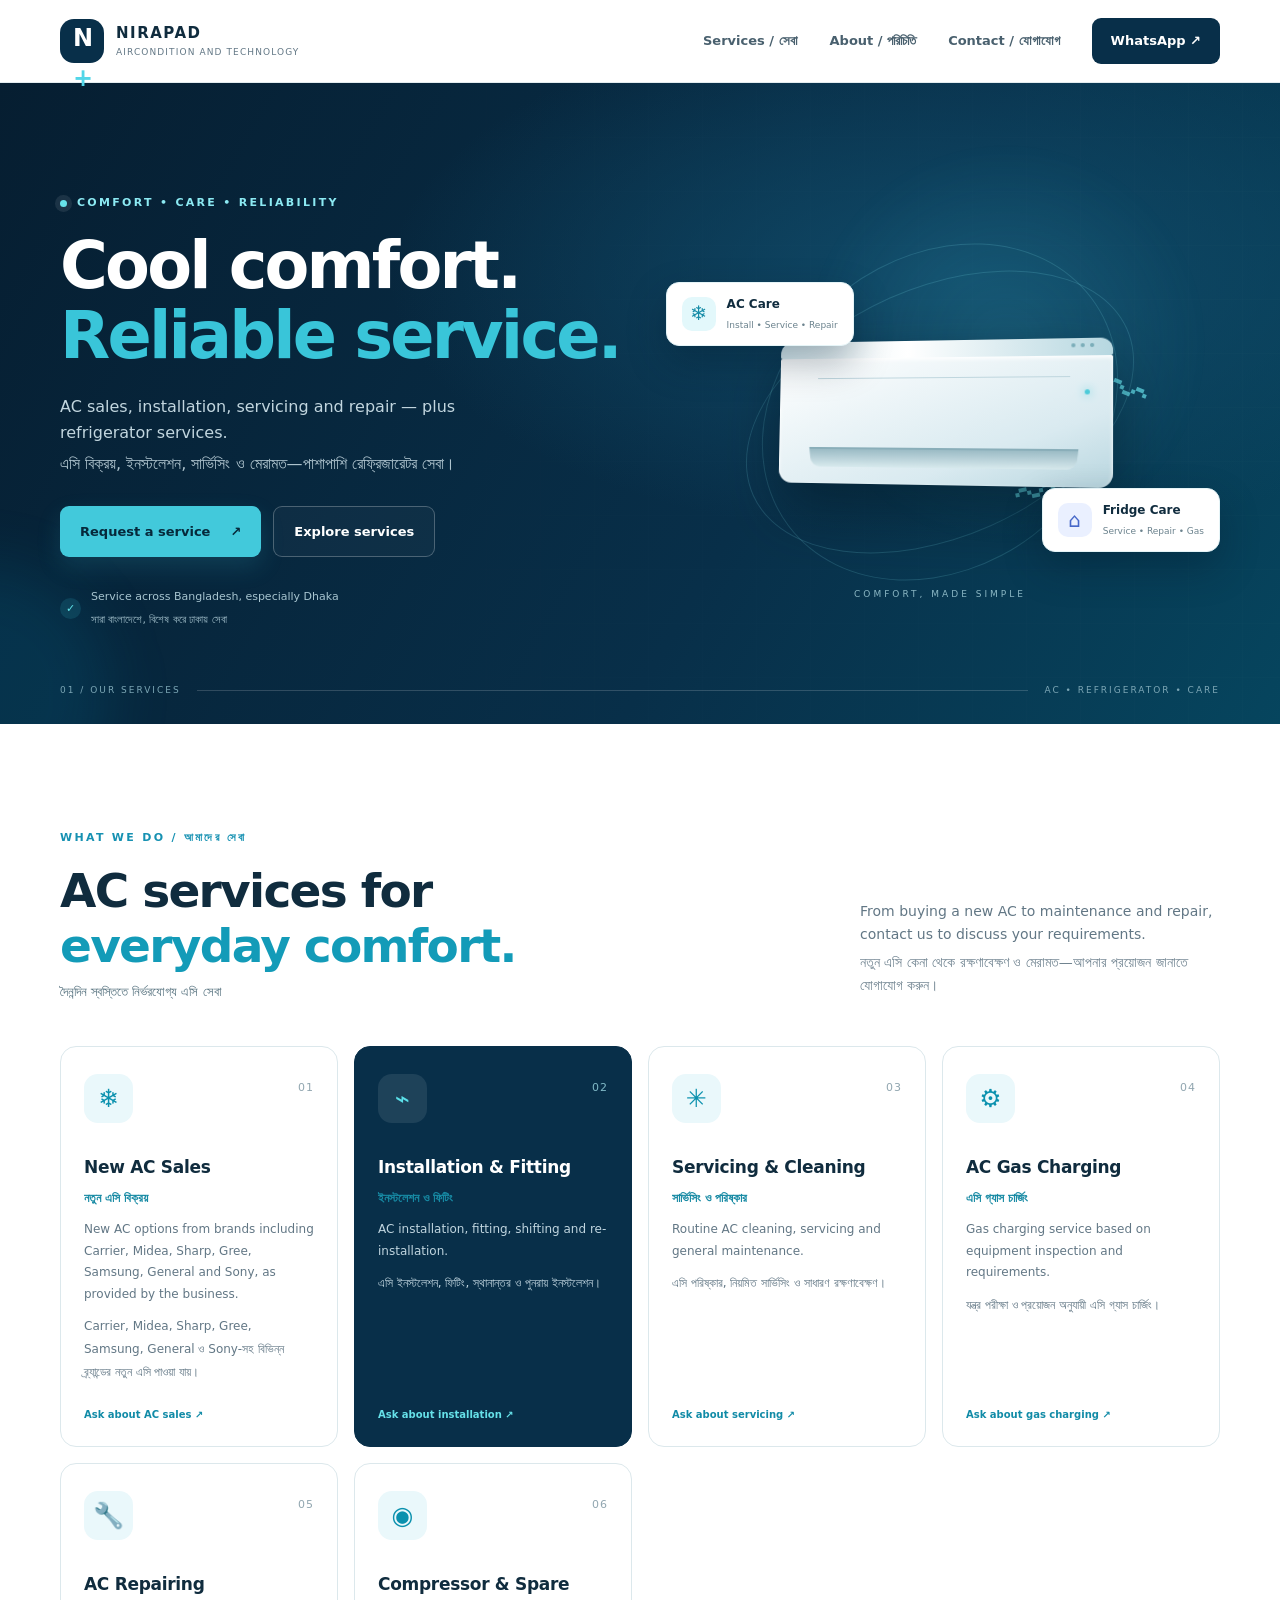
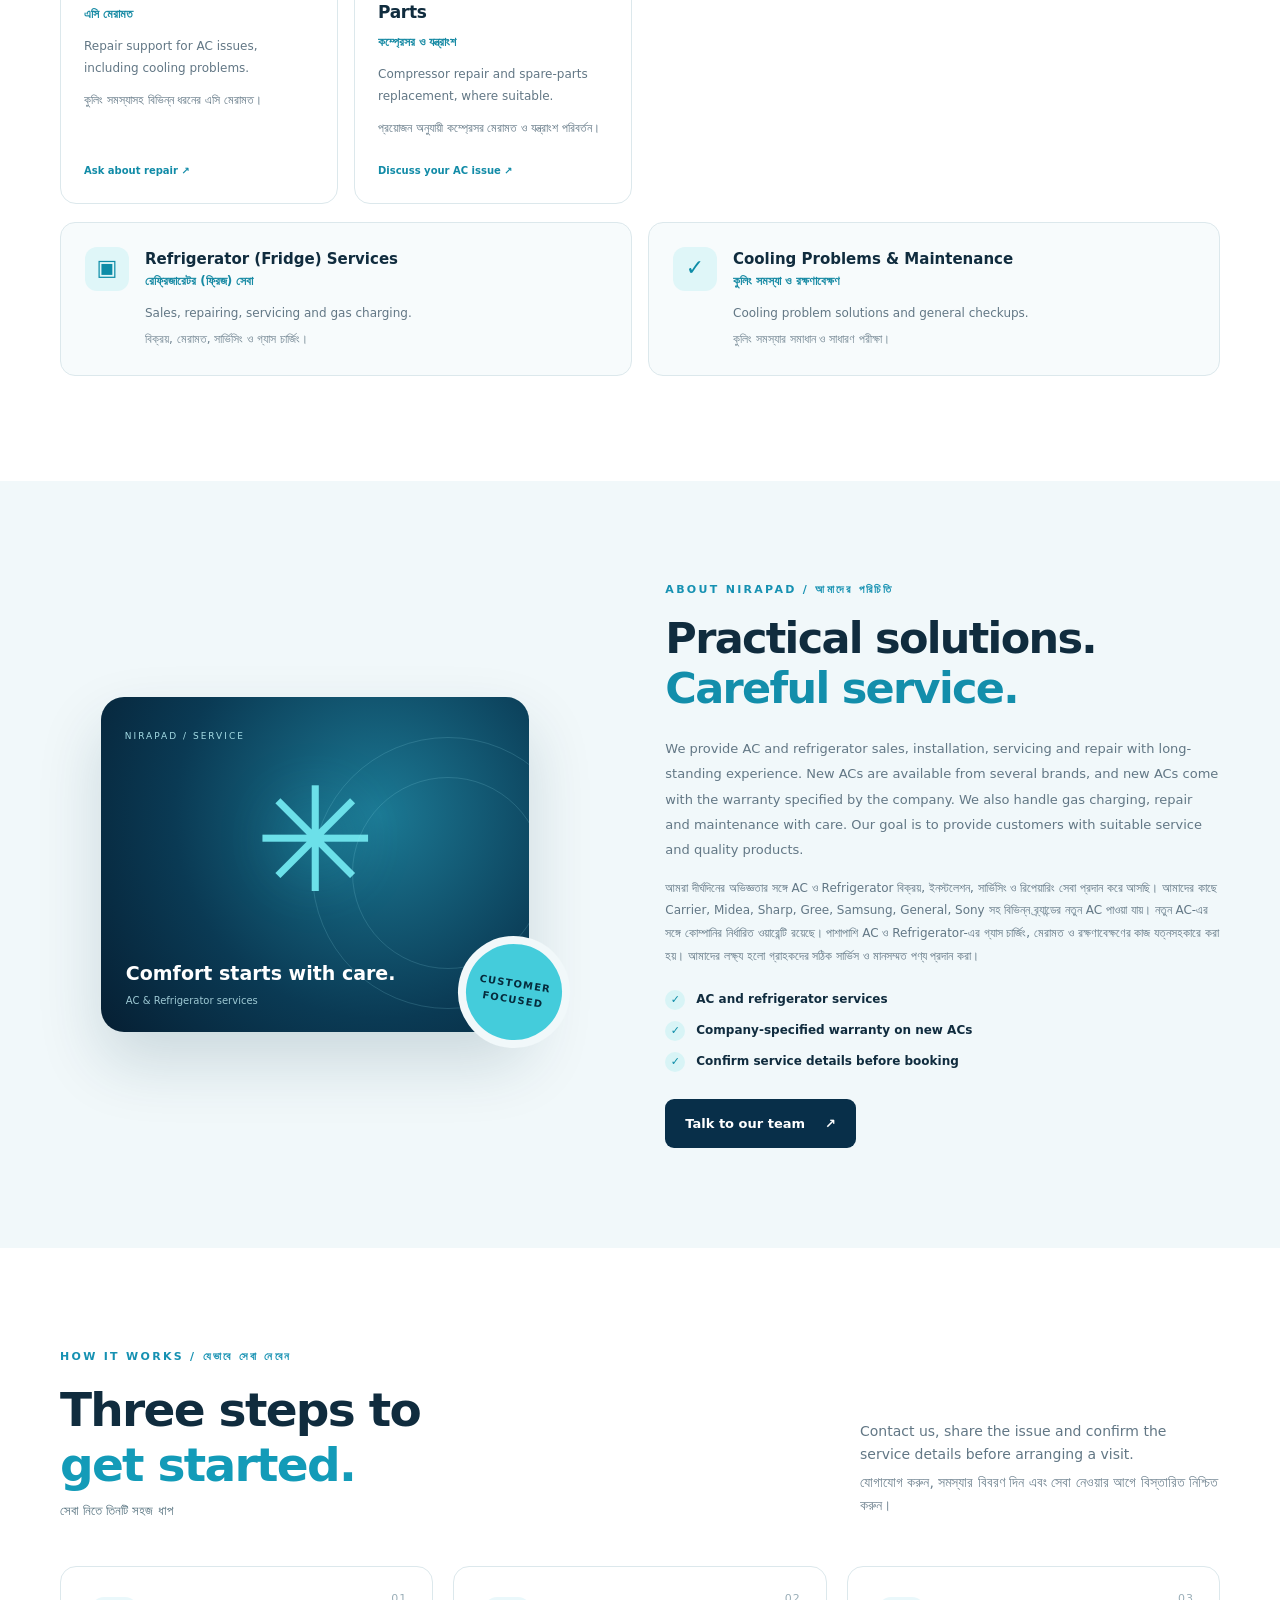
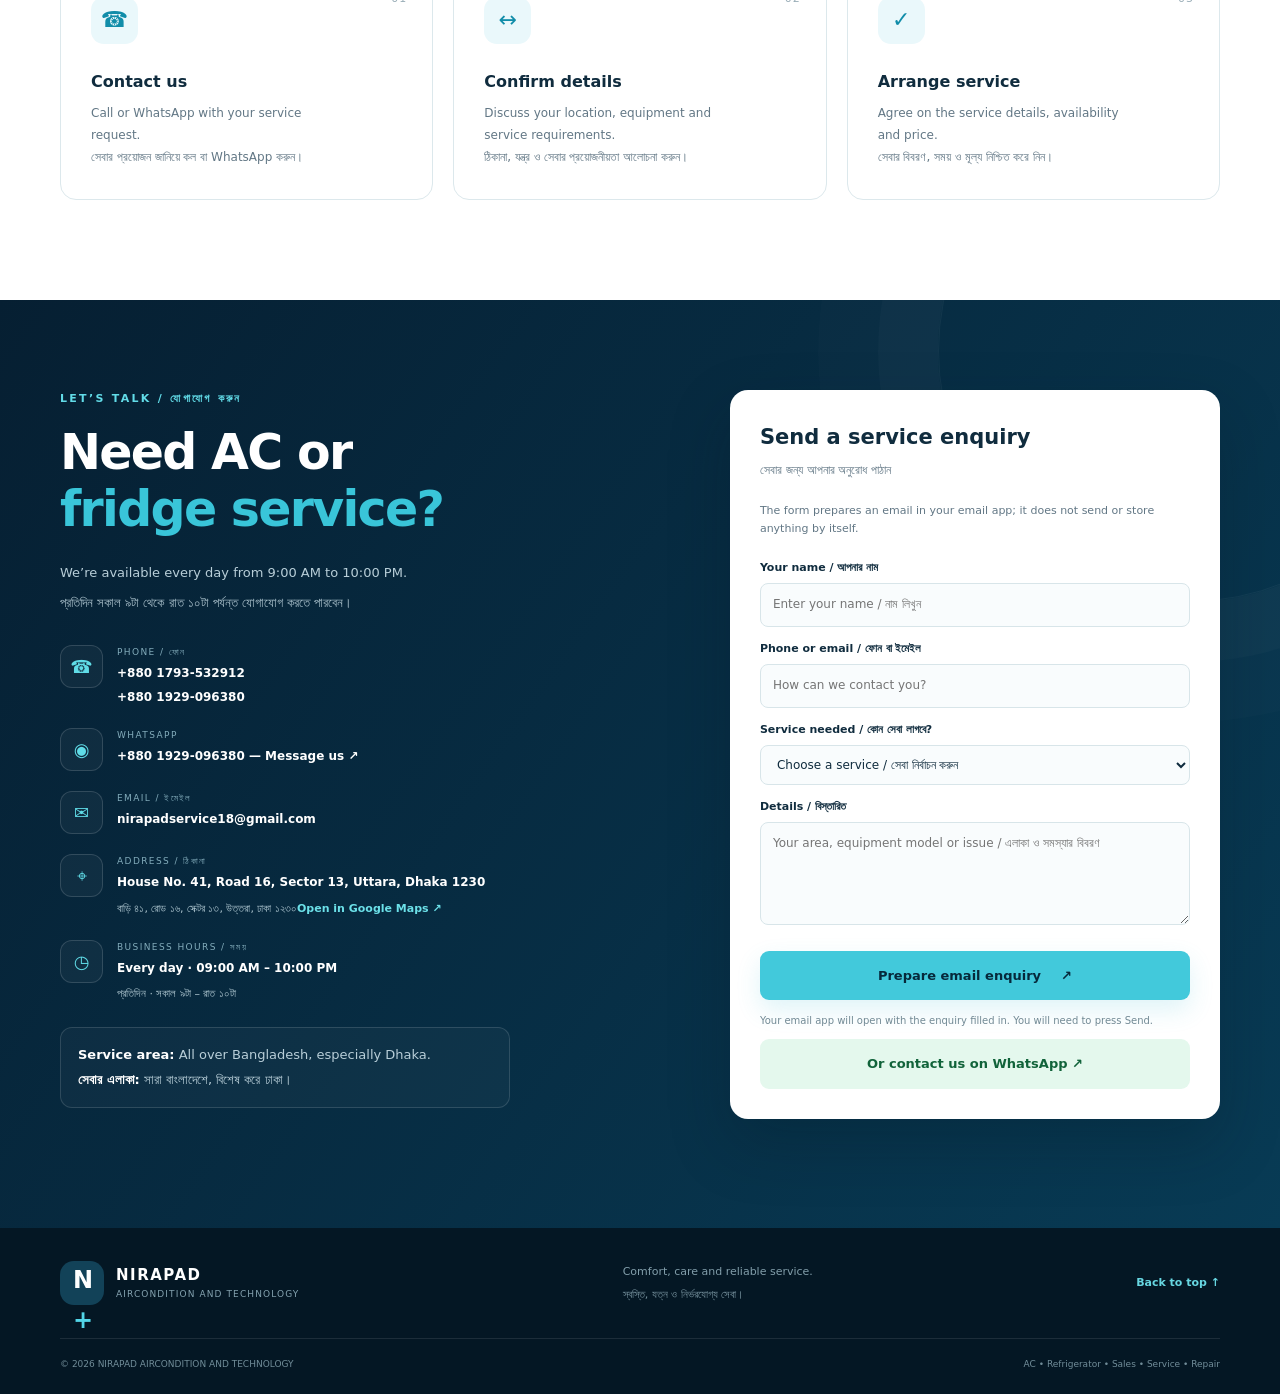
<file: index.html>
<!doctype html>
<html lang="en">
<head>
  <meta charset="utf-8">
  <meta name="viewport" content="width=device-width, initial-scale=1">
  <meta name="theme-color" content="#082f49">
  <meta name="description" content="NIRAPAD AIRCONDITION AND TECHNOLOGY provides AC sales, installation, servicing, repair and refrigerator services across Bangladesh, especially Dhaka.">
  <meta name="robots" content="index, follow">
  <meta property="og:title" content="NIRAPAD AIRCONDITION AND TECHNOLOGY | AC & Refrigerator Services">
  <meta property="og:description" content="AC sales, installation, servicing, repair and refrigerator services. Call or WhatsApp NIRAPAD.">
  <meta property="og:type" content="website">
  <meta property="og:url" content="https://makluburlabib-lang.github.io/nirapad-aircon-technology/">
  <title>NIRAPAD AIRCONDITION AND TECHNOLOGY | AC & Refrigerator Services</title>
  <link rel="icon" href="assets/favicon.svg" type="image/svg+xml">
  <link rel="canonical" href="https://makluburlabib-lang.github.io/nirapad-aircon-technology/">
  <link rel="stylesheet" href="styles.css">
  <script type="application/ld+json">
  {
    "@context":"https://schema.org",
    "@type":"HVACBusiness",
    "name":"NIRAPAD AIRCONDITION AND TECHNOLOGY",
    "description":"AC sales, installation, servicing, repair and refrigerator sales and repair services.",
    "url":"https://makluburlabib-lang.github.io/nirapad-aircon-technology/",
    "telephone":["+8801793532912","+8801929096380"],
    "email":"nirapadservice18@gmail.com",
    "address":{"@type":"PostalAddress","streetAddress":"House no. 41, Road 16, Sector 13, Uttara","addressLocality":"Dhaka","postalCode":"1230","addressCountry":"BD"},
    "areaServed":{"@type":"Country","name":"Bangladesh"},
    "openingHours":"Mo-Su 09:00-22:00",
    "priceRange":"Contact for pricing",
    "hasOfferCatalog":{"@type":"OfferCatalog","name":"AC and Refrigerator Services","itemListElement":[
      {"@type":"OfferCatalog","name":"AC sales, installation, servicing, gas charging, repair, shifting, compressor repair, spare parts, cooling problem diagnosis and maintenance"},
      {"@type":"OfferCatalog","name":"Refrigerator sales, repair, servicing and gas charging"}
    ]}
  }
  </script>
</head>
<body>
  <a class="skip-link" href="#main">Skip to content</a>
  <header class="site-header">
    <div class="container nav-wrap">
      <a class="brand" href="#home" aria-label="Nirapad home"><span class="brand-mark">N<span>+</span></span><span class="brand-text"><strong>NIRAPAD</strong><small>AIRCONDITION AND TECHNOLOGY</small></span></a>
      <button class="menu-toggle" aria-expanded="false" aria-controls="nav-links" aria-label="Open navigation">☰</button>
      <nav id="nav-links" class="nav-links" aria-label="Main navigation"><a href="#services">Services / সেবা</a><a href="#about">About / পরিচিতি</a><a href="#contact">Contact / যোগাযোগ</a><a class="nav-cta" href="https://wa.me/8801929096380" target="_blank" rel="noopener">WhatsApp ↗</a></nav>
    </div>
  </header>
  <main id="main">
    <section class="hero" id="home">
      <div class="hero-glow glow-one"></div><div class="hero-glow glow-two"></div>
      <div class="container hero-grid">
        <div class="hero-copy">
          <p class="eyebrow"><span class="pulse"></span> COMFORT • CARE • RELIABILITY</p>
          <h1>Cool comfort.<br><span>Reliable service.</span></h1>
          <p class="hero-lead">AC sales, installation, servicing and repair — plus refrigerator services.<br><span class="bn-line">এসি বিক্রয়, ইনস্টলেশন, সার্ভিসিং ও মেরামত—পাশাপাশি রেফ্রিজারেটর সেবা।</span></p>
          <div class="hero-actions"><a class="button button-primary" href="#contact">Request a service <span>↗</span></a><a class="button button-ghost" href="#services">Explore services</a></div>
          <div class="trust-row"><span class="trust-icon">✓</span><span>Service across Bangladesh, especially Dhaka<br><span class="bn-line">সারা বাংলাদেশে, বিশেষ করে ঢাকায় সেবা</span></span></div>
        </div>
        <div class="hero-art" aria-label="Decorative air conditioning illustration"><div class="art-orbit orbit-a"></div><div class="art-orbit orbit-b"></div><div class="aircon-unit"><div class="unit-top"><span></span><span></span><span></span></div><div class="unit-front"><div class="unit-line"></div><div class="unit-vent"></div><div class="unit-light"></div></div></div><div class="air-flow flow-a">〰</div><div class="air-flow flow-b">〰</div><div class="air-flow flow-c">〰</div><div class="floating-chip chip-one"><span class="chip-icon">❄</span><span><strong>AC Care</strong><small>Install • Service • Repair</small></span></div><div class="floating-chip chip-two"><span class="chip-icon chip-tech">⌂</span><span><strong>Fridge Care</strong><small>Service • Repair • Gas</small></span></div><div class="art-caption">COMFORT, MADE SIMPLE</div></div>
      </div>
      <div class="container hero-bottom"><span>01 / OUR SERVICES</span><span class="bottom-rule"></span><span>AC • REFRIGERATOR • CARE</span></div>
    </section>

    <section class="section services-section" id="services">
      <div class="container">
        <div class="section-heading"><div><p class="eyebrow">WHAT WE DO / আমাদের সেবা</p><h2>AC services for<br><span>everyday comfort.</span></h2><p class="bn-heading">দৈনন্দিন স্বস্তিতে নির্ভরযোগ্য এসি সেবা</p></div><p class="section-intro">From buying a new AC to maintenance and repair, contact us to discuss your requirements.<br><span class="bn-line">নতুন এসি কেনা থেকে রক্ষণাবেক্ষণ ও মেরামত—আপনার প্রয়োজন জানাতে যোগাযোগ করুন।</span></p></div>
        <div class="service-grid">
          <article class="service-card"><div class="service-icon">❄</div><span class="card-number">01</span><h3>New AC Sales</h3><p class="bn-title">নতুন এসি বিক্রয়</p><p>New AC options from brands including Carrier, Midea, Sharp, Gree, Samsung, General and Sony, as provided by the business.</p><p class="bn-desc">Carrier, Midea, Sharp, Gree, Samsung, General ও Sony-সহ বিভিন্ন ব্র্যান্ডের নতুন এসি পাওয়া যায়।</p><a href="#contact" class="text-link">Ask about AC sales ↗</a></article>
          <article class="service-card featured"><div class="service-icon">⌁</div><span class="card-number">02</span><h3>Installation & Fitting</h3><p class="bn-title">ইনস্টলেশন ও ফিটিং</p><p>AC installation, fitting, shifting and re-installation.</p><p class="bn-desc">এসি ইনস্টলেশন, ফিটিং, স্থানান্তর ও পুনরায় ইনস্টলেশন।</p><a href="#contact" class="text-link">Ask about installation ↗</a></article>
          <article class="service-card"><div class="service-icon">✳</div><span class="card-number">03</span><h3>Servicing & Cleaning</h3><p class="bn-title">সার্ভিসিং ও পরিষ্কার</p><p>Routine AC cleaning, servicing and general maintenance.</p><p class="bn-desc">এসি পরিষ্কার, নিয়মিত সার্ভিসিং ও সাধারণ রক্ষণাবেক্ষণ।</p><a href="#contact" class="text-link">Ask about servicing ↗</a></article>
          <article class="service-card"><div class="service-icon">⚙</div><span class="card-number">04</span><h3>AC Gas Charging</h3><p class="bn-title">এসি গ্যাস চার্জিং</p><p>Gas charging service based on equipment inspection and requirements.</p><p class="bn-desc">যন্ত্র পরীক্ষা ও প্রয়োজন অনুযায়ী এসি গ্যাস চার্জিং।</p><a href="#contact" class="text-link">Ask about gas charging ↗</a></article>
          <article class="service-card"><div class="service-icon">🔧</div><span class="card-number">05</span><h3>AC Repairing</h3><p class="bn-title">এসি মেরামত</p><p>Repair support for AC issues, including cooling problems.</p><p class="bn-desc">কুলিং সমস্যাসহ বিভিন্ন ধরনের এসি মেরামত।</p><a href="#contact" class="text-link">Ask about repair ↗</a></article>
          <article class="service-card"><div class="service-icon">◉</div><span class="card-number">06</span><h3>Compressor & Spare Parts</h3><p class="bn-title">কম্প্রেসর ও যন্ত্রাংশ</p><p>Compressor repair and spare-parts replacement, where suitable.</p><p class="bn-desc">প্রয়োজন অনুযায়ী কম্প্রেসর মেরামত ও যন্ত্রাংশ পরিবর্তন।</p><a href="#contact" class="text-link">Discuss your AC issue ↗</a></article>
        </div>
        <div class="extra-services"><div><span class="extra-icon">▣</span><div><h3>Refrigerator (Fridge) Services</h3><p class="bn-title">রেফ্রিজারেটর (ফ্রিজ) সেবা</p><p>Sales, repairing, servicing and gas charging.<br><span class="bn-line">বিক্রয়, মেরামত, সার্ভিসিং ও গ্যাস চার্জিং।</span></p></div></div><div><span class="extra-icon">✓</span><div><h3>Cooling Problems & Maintenance</h3><p class="bn-title">কুলিং সমস্যা ও রক্ষণাবেক্ষণ</p><p>Cooling problem solutions and general checkups.<br><span class="bn-line">কুলিং সমস্যার সমাধান ও সাধারণ পরীক্ষা।</span></p></div></div></div>
      </div>
    </section>

    <section class="about-section" id="about"><div class="container about-grid"><div class="about-visual"><div class="about-panel"><span class="panel-label">NIRAPAD / SERVICE</span><div class="big-snow">✳</div><div class="panel-bottom"><strong>Comfort starts with care.</strong><span>AC & Refrigerator services</span></div></div><div class="about-stamp">CUSTOMER<br>FOCUSED</div></div><div class="about-copy"><p class="eyebrow">ABOUT NIRAPAD / আমাদের পরিচিতি</p><h2>Practical solutions.<br><span>Careful service.</span></h2><p>We provide AC and refrigerator sales, installation, servicing and repair with long-standing experience. New ACs are available from several brands, and new ACs come with the warranty specified by the company. We also handle gas charging, repair and maintenance with care. Our goal is to provide customers with suitable service and quality products.</p><p class="bn-desc about-bn">আমরা দীর্ঘদিনের অভিজ্ঞতার সঙ্গে AC ও Refrigerator বিক্রয়, ইনস্টলেশন, সার্ভিসিং ও রিপেয়ারিং সেবা প্রদান করে আসছি। আমাদের কাছে Carrier, Midea, Sharp, Gree, Samsung, General, Sony সহ বিভিন্ন ব্র্যান্ডের নতুন AC পাওয়া যায়। নতুন AC-এর সঙ্গে কোম্পানির নির্ধারিত ওয়ারেন্টি রয়েছে। পাশাপাশি AC ও Refrigerator-এর গ্যাস চার্জিং, মেরামত ও রক্ষণাবেক্ষণের কাজ যত্নসহকারে করা হয়। আমাদের লক্ষ্য হলো গ্রাহকদের সঠিক সার্ভিস ও মানসম্মত পণ্য প্রদান করা।</p><ul class="check-list"><li><span>✓</span> AC and refrigerator services</li><li><span>✓</span> Company-specified warranty on new ACs</li><li><span>✓</span> Confirm service details before booking</li></ul><a class="button button-dark" href="#contact">Talk to our team <span>↗</span></a></div></div></section>

    <section class="section process-section" id="process"><div class="container"><div class="section-heading"><div><p class="eyebrow">HOW IT WORKS / যেভাবে সেবা নেবেন</p><h2>Three steps to<br><span>get started.</span></h2><p class="bn-heading">সেবা নিতে তিনটি সহজ ধাপ</p></div><p class="section-intro">Contact us, share the issue and confirm the service details before arranging a visit.<br><span class="bn-line">যোগাযোগ করুন, সমস্যার বিবরণ দিন এবং সেবা নেওয়ার আগে বিস্তারিত নিশ্চিত করুন।</span></p></div><div class="process-grid"><div class="process-step"><span class="step-no">01</span><div class="step-icon">☎</div><h3>Contact us</h3><p>Call or WhatsApp with your service request.</p><p class="bn-desc">সেবার প্রয়োজন জানিয়ে কল বা WhatsApp করুন।</p></div><div class="process-step"><span class="step-no">02</span><div class="step-icon">↔</div><h3>Confirm details</h3><p>Discuss your location, equipment and service requirements.</p><p class="bn-desc">ঠিকানা, যন্ত্র ও সেবার প্রয়োজনীয়তা আলোচনা করুন।</p></div><div class="process-step"><span class="step-no">03</span><div class="step-icon">✓</div><h3>Arrange service</h3><p>Agree on the service details, availability and price.</p><p class="bn-desc">সেবার বিবরণ, সময় ও মূল্য নিশ্চিত করে নিন।</p></div></div></div></section>

    <section class="contact-section" id="contact"><div class="container contact-grid"><div class="contact-copy"><p class="eyebrow">LET’S TALK / যোগাযোগ করুন</p><h2>Need AC or<br><span>fridge service?</span></h2><p>We’re available every day from 9:00 AM to 10:00 PM.<br><span class="bn-line">প্রতিদিন সকাল ৯টা থেকে রাত ১০টা পর্যন্ত যোগাযোগ করতে পারবেন।</span></p>
      <div class="contact-detail"><span class="detail-icon">☎</span><div><small>PHONE / ফোন</small><strong><a href="tel:+8801793532912">+880 1793-532912</a></strong><strong><a href="tel:+8801929096380">+880 1929-096380</a></strong></div></div>
      <div class="contact-detail"><span class="detail-icon">◉</span><div><small>WHATSAPP</small><strong><a href="https://wa.me/8801929096380" target="_blank" rel="noopener">+880 1929-096380 — Message us ↗</a></strong></div></div>
      <div class="contact-detail"><span class="detail-icon">✉</span><div><small>EMAIL / ইমেইল</small><strong><a href="mailto:nirapadservice18@gmail.com">nirapadservice18@gmail.com</a></strong></div></div>
      <div class="contact-detail"><span class="detail-icon">⌖</span><div><small>ADDRESS / ঠিকানা</small><strong>House No. 41, Road 16, Sector 13, Uttara, Dhaka 1230</strong><span class="bn-line">বাড়ি ৪১, রোড ১৬, সেক্টর ১৩, উত্তরা, ঢাকা ১২৩০</span><a class="map-link" href="https://www.google.com/maps/search/?api=1&query=House+41+Road+16+Sector+13+Uttara+Dhaka+1230" target="_blank" rel="noopener">Open in Google Maps ↗</a></div></div>
      <div class="contact-detail"><span class="detail-icon">◷</span><div><small>BUSINESS HOURS / সময়</small><strong>Every day · 09:00 AM – 10:00 PM</strong><span class="bn-line">প্রতিদিন · সকাল ৯টা – রাত ১০টা</span></div></div>
      <p class="service-area"><strong>Service area:</strong> All over Bangladesh, especially Dhaka.<br><strong>সেবার এলাকা:</strong> সারা বাংলাদেশে, বিশেষ করে ঢাকা।</p>
      </div>
      <form class="contact-form" id="enquiry-form"><h3>Send a service enquiry</h3><p class="bn-desc">সেবার জন্য আপনার অনুরোধ পাঠান</p><p>The form prepares an email in your email app; it does not send or store anything by itself.</p>
        <label for="customer-name">Your name / আপনার নাম</label><input id="customer-name" name="name" autocomplete="name" placeholder="Enter your name / নাম লিখুন" required>
        <label for="customer-contact">Phone or email / ফোন বা ইমেইল</label><input id="customer-contact" name="contact" autocomplete="email" placeholder="How can we contact you?" required>
        <label for="service-type">Service needed / কোন সেবা লাগবে?</label><select id="service-type" name="service" required><option value="">Choose a service / সেবা নির্বাচন করুন</option><option>New AC Sales / নতুন এসি বিক্রয়</option><option>AC Installation & Fitting / ইনস্টলেশন</option><option>AC Servicing & Cleaning / সার্ভিসিং</option><option>AC Gas Charging / গ্যাস চার্জিং</option><option>AC Repairing / মেরামত</option><option>AC Shifting & Re-installation / স্থানান্তর</option><option>AC Compressor Repair / কম্প্রেসর</option><option>AC Spare Parts Replacement / যন্ত্রাংশ</option><option>AC Cooling Problem / কুলিং সমস্যা</option><option>AC Maintenance / রক্ষণাবেক্ষণ</option><option>Refrigerator Sales / ফ্রিজ বিক্রয়</option><option>Refrigerator Repair, Servicing or Gas Charging / ফ্রিজ সেবা</option><option>Other enquiry / অন্যান্য</option></select>
        <label for="message">Details / বিস্তারিত</label><textarea id="message" name="message" rows="4" placeholder="Your area, equipment model or issue / এলাকা ও সমস্যার বিবরণ"></textarea>
        <button class="button button-primary form-submit" type="submit">Prepare email enquiry <span>↗</span></button><p class="form-note" id="form-note" role="status">Your email app will open with the enquiry filled in. You will need to press Send.</p>
        <a class="button button-whatsapp" href="https://wa.me/8801929096380" target="_blank" rel="noopener">Or contact us on WhatsApp ↗</a>
      </form>
    </div></section>
  </main>
  <footer class="site-footer"><div class="container footer-main"><a class="brand brand-footer" href="#home"><span class="brand-mark">N<span>+</span></span><span class="brand-text"><strong>NIRAPAD</strong><small>AIRCONDITION AND TECHNOLOGY</small></span></a><p>Comfort, care and reliable service.<br><span class="bn-line">স্বস্তি, যত্ন ও নির্ভরযোগ্য সেবা।</span></p><a href="#home" class="back-top">Back to top ↑</a></div><div class="container footer-bottom"><span>© <span id="year"></span> NIRAPAD AIRCONDITION AND TECHNOLOGY</span><span>AC • Refrigerator • Sales • Service • Repair</span></div></footer>
  <script src="script.js"></script>
</body>
</html>
</file>
<file: styles.css>
:root{--navy:#082f49;--deep:#061e31;--blue:#0b789a;--cyan:#52d6e8;--ice:#eaf8fb;--ink:#102c3e;--muted:#627785;--white:#fff;--line:#dce8ec;--radius:20px;--shadow:0 22px 60px rgba(4,36,55,.12)}*{box-sizing:border-box}html{scroll-behavior:smooth;scroll-padding-top:90px}body{margin:0;font-family:Inter,ui-sans-serif,system-ui,-apple-system,BlinkMacSystemFont,"Segoe UI",sans-serif;color:var(--ink);background:#fff;line-height:1.65}a{color:inherit;text-decoration:none}button,input,select,textarea{font:inherit}.container{width:min(1160px,calc(100% - 44px));margin-inline:auto}.skip-link{position:absolute;left:-999px;top:10px;background:#fff;padding:10px;z-index:100}.skip-link:focus{left:10px}.site-header{position:sticky;top:0;z-index:50;background:rgba(255,255,255,.94);backdrop-filter:blur(14px);border-bottom:1px solid rgba(220,232,236,.8)}.nav-wrap{height:82px;display:flex;align-items:center;justify-content:space-between;gap:24px}.brand{display:flex;align-items:center;gap:12px}.brand-mark{width:44px;height:44px;border-radius:14px;display:grid;place-items:center;background:var(--navy);color:#fff;font-size:24px;font-weight:900;letter-spacing:-2px;position:relative}.brand-mark span{color:var(--cyan)}.brand-text{display:flex;flex-direction:column;line-height:1.2}.brand-text strong{font-size:15px;letter-spacing:1.5px}.brand-text small{font-size:9px;letter-spacing:1.1px;color:var(--muted);margin-top:5px}.nav-links{display:flex;align-items:center;gap:32px;font-size:13px;font-weight:650;color:#49606e}.nav-links a:hover{color:var(--blue)}.nav-links .nav-cta{padding:12px 19px;border-radius:9px;background:var(--navy);color:#fff}.menu-toggle{display:none;border:0;background:var(--ice);border-radius:10px;padding:9px 12px;color:var(--navy);font-size:20px}.hero{position:relative;overflow:hidden;background:radial-gradient(ellipse at 75% 30%,#104a68 0%,transparent 42%),linear-gradient(120deg,#061e31 0%,#082f49 60%,#06455e 100%);color:#fff;padding:94px 0 26px}.hero:after{content:"";position:absolute;inset:0;opacity:.13;background-image:linear-gradient(rgba(255,255,255,.08) 1px,transparent 1px),linear-gradient(90deg,rgba(255,255,255,.08) 1px,transparent 1px);background-size:54px 54px;mask-image:linear-gradient(90deg,transparent,#000)}.hero-glow{position:absolute;border-radius:50%;filter:blur(2px);pointer-events:none}.glow-one{width:420px;height:420px;right:5%;top:8%;background:radial-gradient(circle,rgba(82,214,232,.13),transparent 68%)}.glow-two{width:260px;height:260px;left:-150px;bottom:-100px;background:rgba(0,167,208,.12);filter:blur(30px)}.hero-grid{position:relative;z-index:1;display:grid;grid-template-columns:1fr 1fr;align-items:center;gap:40px;min-height:470px}.eyebrow{font-size:11px;letter-spacing:2.3px;font-weight:800;color:#1691b2;margin:0 0 17px}.hero .eyebrow{color:#8ceaf3;display:flex;align-items:center;gap:10px}.pulse{width:7px;height:7px;background:#66e2e9;border-radius:50%;box-shadow:0 0 0 5px #ffffff16}.hero h1{font-size:clamp(42px,5.1vw,68px);letter-spacing:-2.8px;line-height:1.08;margin:0;font-weight:800}.hero h1 span,.section-heading h2 span,.about-copy h2 span,.contact-copy h2 span{color:#39c5d9}.hero-lead{max-width:480px;color:#c2d6df;font-size:16px;margin:23px 0 28px}.hero-actions{display:flex;gap:12px;flex-wrap:wrap}.button{display:inline-flex;align-items:center;justify-content:center;gap:20px;border:0;border-radius:9px;padding:14px 20px;font-size:13px;font-weight:750;cursor:pointer;transition:transform .2s,background .2s}.button:hover{transform:translateY(-2px)}.button-primary{background:#42c9db;color:#06293b;box-shadow:0 10px 24px #35b9d229}.button-ghost{border:1px solid #ffffff40;color:#fff;background:#ffffff08}.button-dark{background:var(--navy);color:#fff}.trust-row{display:flex;align-items:center;gap:10px;color:#a8c5d0;font-size:11px;margin-top:31px}.trust-icon{display:grid;place-items:center;width:21px;height:21px;border-radius:50%;background:#36c5d526;color:#60e3e9;font-weight:900}.hero-art{height:400px;position:relative;display:grid;place-items:center}.aircon-unit{width:min(340px,76%);height:145px;position:relative;z-index:3;filter:drop-shadow(0 28px 30px #00111e80);transform:perspective(900px) rotateY(-12deg) rotateX(3deg)}.unit-top{height:17px;background:linear-gradient(90deg,#dceef3,#fff 40%,#b6d7e0);border-radius:12px 12px 2px 2px;display:flex;justify-content:flex-end;gap:5px;padding:5px 18px}.unit-top span{width:4px;height:4px;border-radius:50%;background:#7aadb9}.unit-front{height:128px;background:linear-gradient(160deg,#fff,#d9eaf0 70%,#b8d6df);border-radius:2px 2px 14px 14px;position:relative;box-shadow:inset 0 2px 4px #fff}.unit-line{position:absolute;left:12%;right:12%;top:20px;height:1px;background:#bfd6de}.unit-vent{position:absolute;left:10%;right:10%;bottom:17px;height:20px;border-radius:0 0 9px 9px;background:linear-gradient(#9bbbc5,#d7e9ed);border-top:2px solid #89aeb9;transform:perspective(100px) rotateX(-5deg)}.unit-light{position:absolute;right:22px;top:33px;width:5px;height:5px;background:#4ccbd9;border-radius:50%;box-shadow:0 0 9px #4ccbd9}.art-orbit{position:absolute;border:1px solid #7adbe52e;border-radius:50%;transform:rotate(-24deg)}.orbit-a{width:410px;height:250px}.orbit-b{width:310px;height:380px;transform:rotate(53deg)}.air-flow{position:absolute;color:#60d9e6;font-size:64px;font-weight:200;opacity:.8}.flow-a{top:68px;left:22%;transform:rotate(-23deg)}.flow-b{right:13%;top:125px;transform:rotate(22deg)}.flow-c{right:25%;bottom:65px;transform:rotate(-12deg)}.floating-chip{position:absolute;z-index:4;display:flex;align-items:center;gap:11px;background:#fff;color:var(--ink);border:1px solid #e5f4f7;border-radius:13px;padding:12px 15px;box-shadow:0 16px 38px #001b2c55}.floating-chip strong,.floating-chip small{display:block}.floating-chip strong{font-size:12px}.floating-chip small{font-size:9px;color:#6c838e;margin-top:3px}.chip-icon{width:34px;height:34px;display:grid;place-items:center;border-radius:10px;background:#e3f8fb;color:#168ca7;font-size:20px}.chip-tech{background:#eaf0ff;color:#4768c9}.chip-one{left:1%;top:70px}.chip-two{right:0;bottom:60px}.art-caption{position:absolute;bottom:10px;font-size:9px;letter-spacing:3px;color:#8bb7c4}.hero-bottom{position:relative;z-index:1;display:flex;align-items:center;gap:16px;color:#7ca6b5;font-size:9px;letter-spacing:2px;margin-top:36px}.bottom-rule{height:1px;flex:1;background:#ffffff2a}.section{padding:105px 0}.section-heading{display:flex;align-items:end;justify-content:space-between;gap:40px;margin-bottom:44px}.section-heading h2,.about-copy h2,.contact-copy h2{font-size:clamp(32px,4vw,47px);line-height:1.16;letter-spacing:-1.7px;margin:0;font-weight:800}.section-heading h2 span{color:#139bb8}.section-intro{max-width:360px;color:var(--muted);font-size:14px;margin:0 0 5px}.service-grid{display:grid;grid-template-columns:repeat(4,1fr);gap:16px}.service-card{position:relative;border:1px solid var(--line);border-radius:16px;padding:27px 23px 24px;min-height:300px;transition:transform .25s,box-shadow .25s,border .25s;background:#fff;overflow:hidden}.service-card:hover{transform:translateY(-5px);box-shadow:var(--shadow);border-color:#a5dce5}.service-card.featured{background:var(--navy);color:#fff;border-color:var(--navy)}.service-icon{width:49px;height:49px;border-radius:14px;background:var(--ice);color:#0b91ae;display:grid;place-items:center;font-size:25px;margin-bottom:30px}.featured .service-icon{background:#ffffff17;color:#5be0e9}.card-number{position:absolute;right:23px;top:32px;font-size:11px;color:#91a6b0;letter-spacing:1px}.featured .card-number{color:#80b9c7}.service-card h3{font-size:17px;margin:0 0 10px;letter-spacing:-.3px}.service-card p{font-size:12px;line-height:1.8;color:var(--muted);margin:0 0 21px}.featured p{color:#c0d5df}.text-link{position:absolute;bottom:23px;left:23px;right:20px;font-size:10px;font-weight:800;color:#118ba7;display:flex;justify-content:space-between;gap:8px}.featured .text-link{color:#66e1e9}.about-section{background:#f1f8fa;padding:100px 0}.about-grid{display:grid;grid-template-columns:.92fr 1fr;gap:95px;align-items:center}.about-visual{height:400px;position:relative;display:grid;place-items:center}.about-panel{height:335px;width:84%;border-radius:23px;background:radial-gradient(circle at 65% 35%,#1c7994,#0a3a54 58%,#061f33);position:relative;overflow:hidden;box-shadow:0 30px 65px #06354c29;color:#fff;padding:24px}.about-panel:before,.about-panel:after{content:"";position:absolute;border:1px solid #9ae8f12b;border-radius:50%;width:270px;height:270px;right:-55px;top:40px}.about-panel:after{width:190px;height:190px;right:-15px;top:80px}.panel-label{font-size:9px;letter-spacing:2px;color:#a4dce5}.big-snow{position:absolute;left:50%;top:43%;transform:translate(-50%,-50%);font-size:145px;color:#6ce0e9;text-shadow:0 0 60px #35d5e64f}.panel-bottom{position:absolute;bottom:23px;left:25px;display:flex;flex-direction:column;z-index:1}.panel-bottom strong{font-size:19px}.panel-bottom span{font-size:10px;color:#9ec9d4;margin-top:3px}.about-stamp{position:absolute;right:0;bottom:17px;background:#44ccdb;color:#062b3c;border:8px solid #f1f8fa;border-radius:50%;width:112px;height:112px;display:grid;place-items:center;text-align:center;font-size:10px;font-weight:900;letter-spacing:1.2px;transform:rotate(9deg)}.about-copy .eyebrow{margin-bottom:15px}.about-copy h2{font-size:clamp(31px,3.5vw,43px)}.about-copy h2 span{color:#138eab}.about-copy>p:not(.eyebrow){font-size:13px;color:var(--muted);line-height:1.95;margin:22px 0}.check-list{list-style:none;padding:0;margin:0 0 27px;display:grid;gap:11px;font-size:12px;font-weight:650}.check-list li{display:flex;gap:11px;align-items:center}.check-list span{display:grid;place-items:center;width:20px;height:20px;border-radius:50%;background:#d8f4f6;color:#0d8ca7;font-size:11px}.process-section{padding:100px 0}.process-grid{display:grid;grid-template-columns:repeat(3,1fr);gap:20px}.process-step{position:relative;padding:30px;border:1px solid var(--line);border-radius:16px;min-height:220px}.step-no{position:absolute;right:25px;top:23px;font-size:11px;color:#9aaeb8;letter-spacing:1px}.step-icon{width:47px;height:47px;display:grid;place-items:center;border-radius:13px;background:var(--ice);color:#118da9;font-size:22px;margin-bottom:25px}.process-step h3{font-size:16px;margin:0 0 8px}.process-step p{font-size:12px;color:var(--muted);line-height:1.8;margin:0;max-width:260px}.contact-section{padding:90px 0;background:linear-gradient(125deg,#061f32,#083b55);color:#fff;position:relative;overflow:hidden}.contact-section:after{content:"";position:absolute;width:500px;height:500px;border-radius:50%;border:1px solid #ffffff0c;right:-160px;top:-200px;box-shadow:0 0 0 60px #ffffff05,0 0 0 120px #ffffff03}.contact-grid{position:relative;z-index:1;display:grid;grid-template-columns:1fr .86fr;gap:100px;align-items:start}.contact-copy .eyebrow{color:#62dce8}.contact-copy h2{font-size:clamp(34px,4vw,49px)}.contact-copy>p:not(.eyebrow){font-size:13px;color:#b8ced8;line-height:1.9;max-width:450px;margin:22px 0 30px}.contact-detail{display:flex;align-items:center;gap:14px;margin:20px 0}.detail-icon{width:43px;height:43px;border:1px solid #ffffff24;background:#ffffff0a;border-radius:12px;display:grid;place-items:center;color:#60dce7;font-size:18px}.contact-detail small,.contact-detail strong{display:block}.contact-detail small{font-size:9px;letter-spacing:1.4px;color:#83acbb}.contact-detail strong{font-size:12px;margin-top:4px;color:#fff}.contact-form{background:#fff;color:var(--ink);border-radius:18px;padding:30px;box-shadow:0 25px 60px #00172540}.contact-form h3{font-size:21px;margin:0 0 4px}.contact-form>p{font-size:11px;color:var(--muted);margin:0 0 20px;line-height:1.7}.contact-form label{display:block;font-size:11px;font-weight:750;margin:13px 0 6px}.contact-form input,.contact-form select,.contact-form textarea{width:100%;border:1px solid #d8e5e9;background:#f9fcfd;border-radius:8px;padding:11px 12px;font-size:12px;color:var(--ink);outline:none}.contact-form input:focus,.contact-form select:focus,.contact-form textarea:focus{border-color:#36b9cb;box-shadow:0 0 0 3px #36b9cb1b}.contact-form textarea{resize:vertical}.form-submit{width:100%;margin-top:17px}.form-note{font-size:10px!important;color:#718994!important;margin:12px 0 0!important}.site-footer{background:#041724;color:#b1c5ce}.footer-main{min-height:110px;display:flex;align-items:center;justify-content:space-between;gap:20px}.brand-footer .brand-mark{background:#124258}.brand-footer .brand-text strong{color:#fff}.brand-footer .brand-text small{color:#85a3b0}.footer-main>p{font-size:11px;color:#829eaa}.back-top{font-size:11px;font-weight:700;color:#67d7e2}.footer-bottom{padding:18px 0 22px;border-top:1px solid #ffffff18;display:flex;justify-content:space-between;gap:20px;font-size:9px;color:#718d99}.footer-bottom span:last-child{text-align:right}
@media(max-width:980px){.hero-grid{gap:10px}.hero-art{transform:scale(.94)}.service-grid{grid-template-columns:repeat(2,1fr)}.service-card{min-height:260px}.about-grid{gap:45px}.contact-grid{gap:45px}.hero h1{font-size:55px}}
@media(max-width:720px){.container{width:min(100% - 32px,560px)}.nav-wrap{height:72px}.brand-mark{width:39px;height:39px}.brand-text strong{font-size:13px}.brand-text small{font-size:8px}.menu-toggle{display:block}.nav-links{display:none;position:absolute;top:72px;left:0;right:0;padding:18px 22px 22px;background:#fff;border-bottom:1px solid var(--line);box-shadow:0 15px 20px #082f4910;flex-direction:column;align-items:stretch;gap:0}.nav-links.open{display:flex}.nav-links a{padding:12px 5px}.nav-links .nav-cta{text-align:center;margin-top:8px}.hero{padding:65px 0 22px}.hero-grid{grid-template-columns:1fr;gap:0}.hero h1{font-size:clamp(44px,12vw,60px)}.hero-lead{font-size:14px;max-width:460px}.hero-art{height:330px;margin-top:5px;transform:none}.aircon-unit{width:270px;height:125px}.unit-front{height:108px}.orbit-a{width:330px;height:210px}.orbit-b{width:250px;height:320px}.chip-one{left:0;top:34px}.chip-two{right:0;bottom:34px}.floating-chip{padding:9px 10px;gap:7px}.floating-chip small{font-size:8px}.floating-chip strong{font-size:10px}.chip-icon{width:29px;height:29px}.flow-a{left:14%;top:68px}.flow-b{right:9%;top:98px}.flow-c{right:18%;bottom:44px}.art-caption{bottom:0}.hero-bottom{margin-top:28px;font-size:8px;letter-spacing:1px}.section{padding:72px 0}.section-heading{display:block;margin-bottom:30px}.section-heading h2,.about-copy h2{font-size:36px}.section-intro{margin-top:18px;font-size:13px}.service-grid{gap:12px}.service-card{padding:20px 17px 48px;min-height:280px}.service-icon{margin-bottom:23px;width:43px;height:43px}.card-number{right:17px;top:25px}.service-card h3{font-size:15px}.service-card p{font-size:11px}.text-link{left:17px;bottom:18px;font-size:9px}.about-section{padding:70px 0}.about-grid{grid-template-columns:1fr;gap:32px}.about-visual{height:330px;max-width:460px;width:100%;margin:auto}.about-panel{height:290px;width:85%}.big-snow{font-size:120px}.about-stamp{width:95px;height:95px;font-size:9px}.about-copy h2{font-size:35px}.process-section{padding:70px 0}.process-grid{grid-template-columns:1fr;gap:12px}.process-step{min-height:0;padding:23px}.step-icon{margin-bottom:17px}.contact-section{padding:70px 0}.contact-grid{grid-template-columns:1fr;gap:35px}.contact-copy h2{font-size:39px}.contact-form{padding:24px 20px}.footer-main{padding:25px 0;align-items:flex-start;flex-direction:column;gap:14px}.footer-main>p{margin:0}.footer-bottom{flex-direction:column;gap:8px}.footer-bottom span:last-child{text-align:left}}
@media(max-width:390px){.container{width:calc(100% - 26px)}.brand{gap:8px}.brand-text strong{font-size:11px;letter-spacing:1px}.brand-text small{font-size:7px;letter-spacing:.7px}.service-grid{grid-template-columns:1fr}.service-card{min-height:235px}.hero-actions .button{padding:12px 14px;gap:10px}.floating-chip{max-width:175px}.chip-two{right:-3px}.chip-one{left:-3px}}
@media(prefers-reduced-motion:reduce){html{scroll-behavior:auto}*,*:before,*:after{transition:none!important}}

/* Business-specific bilingual content and contact details */
.bn-line,.bn-title,.bn-desc,.bn-heading{font-family:"Noto Sans Bengali","Hind Siliguri",system-ui,sans-serif;letter-spacing:0}
.bn-line{display:inline-block;color:inherit;opacity:.9;margin-top:5px}
.bn-title{font-size:12px!important;font-weight:750;color:#178aa4!important;margin-top:-4px!important;margin-bottom:10px!important}
.bn-desc{font-size:12px!important;line-height:1.9!important;color:var(--muted)!important}
.featured .bn-desc{color:#c0d5df!important}
.bn-heading{font-size:13px;color:#55717e;margin:8px 0 0}
.service-card{min-height:0;display:flex;flex-direction:column;padding-bottom:23px}
.service-card p{margin-bottom:10px}
.service-card .text-link{position:static;margin-top:auto;padding-top:13px;display:flex}
.extra-services{display:grid;grid-template-columns:1fr 1fr;gap:16px;margin-top:18px}
.extra-services>div{display:flex;align-items:flex-start;gap:16px;padding:24px;border:1px solid var(--line);border-radius:15px;background:#f7fbfc}
.extra-icon{flex:0 0 44px;height:44px;border-radius:12px;display:grid;place-items:center;background:#dff6f8;color:#0d8ca7;font-size:22px}
.extra-services h3{font-size:15px;margin:0 0 4px}
.extra-services p{font-size:12px;color:var(--muted);line-height:1.8;margin:0}
.about-copy .about-bn{margin-top:-8px!important}
.contact-detail{align-items:flex-start}
.contact-detail strong{line-height:1.65;overflow-wrap:anywhere}
.contact-detail strong a:hover,.map-link:hover{color:#6ce1e9;text-decoration:underline}
.contact-detail .bn-line{font-size:11px;color:#bdd4dd}
.map-link{display:inline-block;font-size:11px;color:#6ce1e9;margin-top:7px;font-weight:700}
.service-area{padding:15px 17px;border:1px solid #ffffff22;background:#ffffff08;border-radius:12px;color:#b8ced8;font-size:12px;line-height:1.9}
.service-area strong{color:#fff}
.button-whatsapp{width:100%;margin-top:10px;background:#e4f8ed;color:#11633a}
.nav-links.is-open{display:flex}
@media(max-width:720px){.extra-services{grid-template-columns:1fr}.service-card{min-height:0}.service-card .text-link{padding-top:10px}.about-copy .about-bn{margin-top:-5px!important}}
</file>
